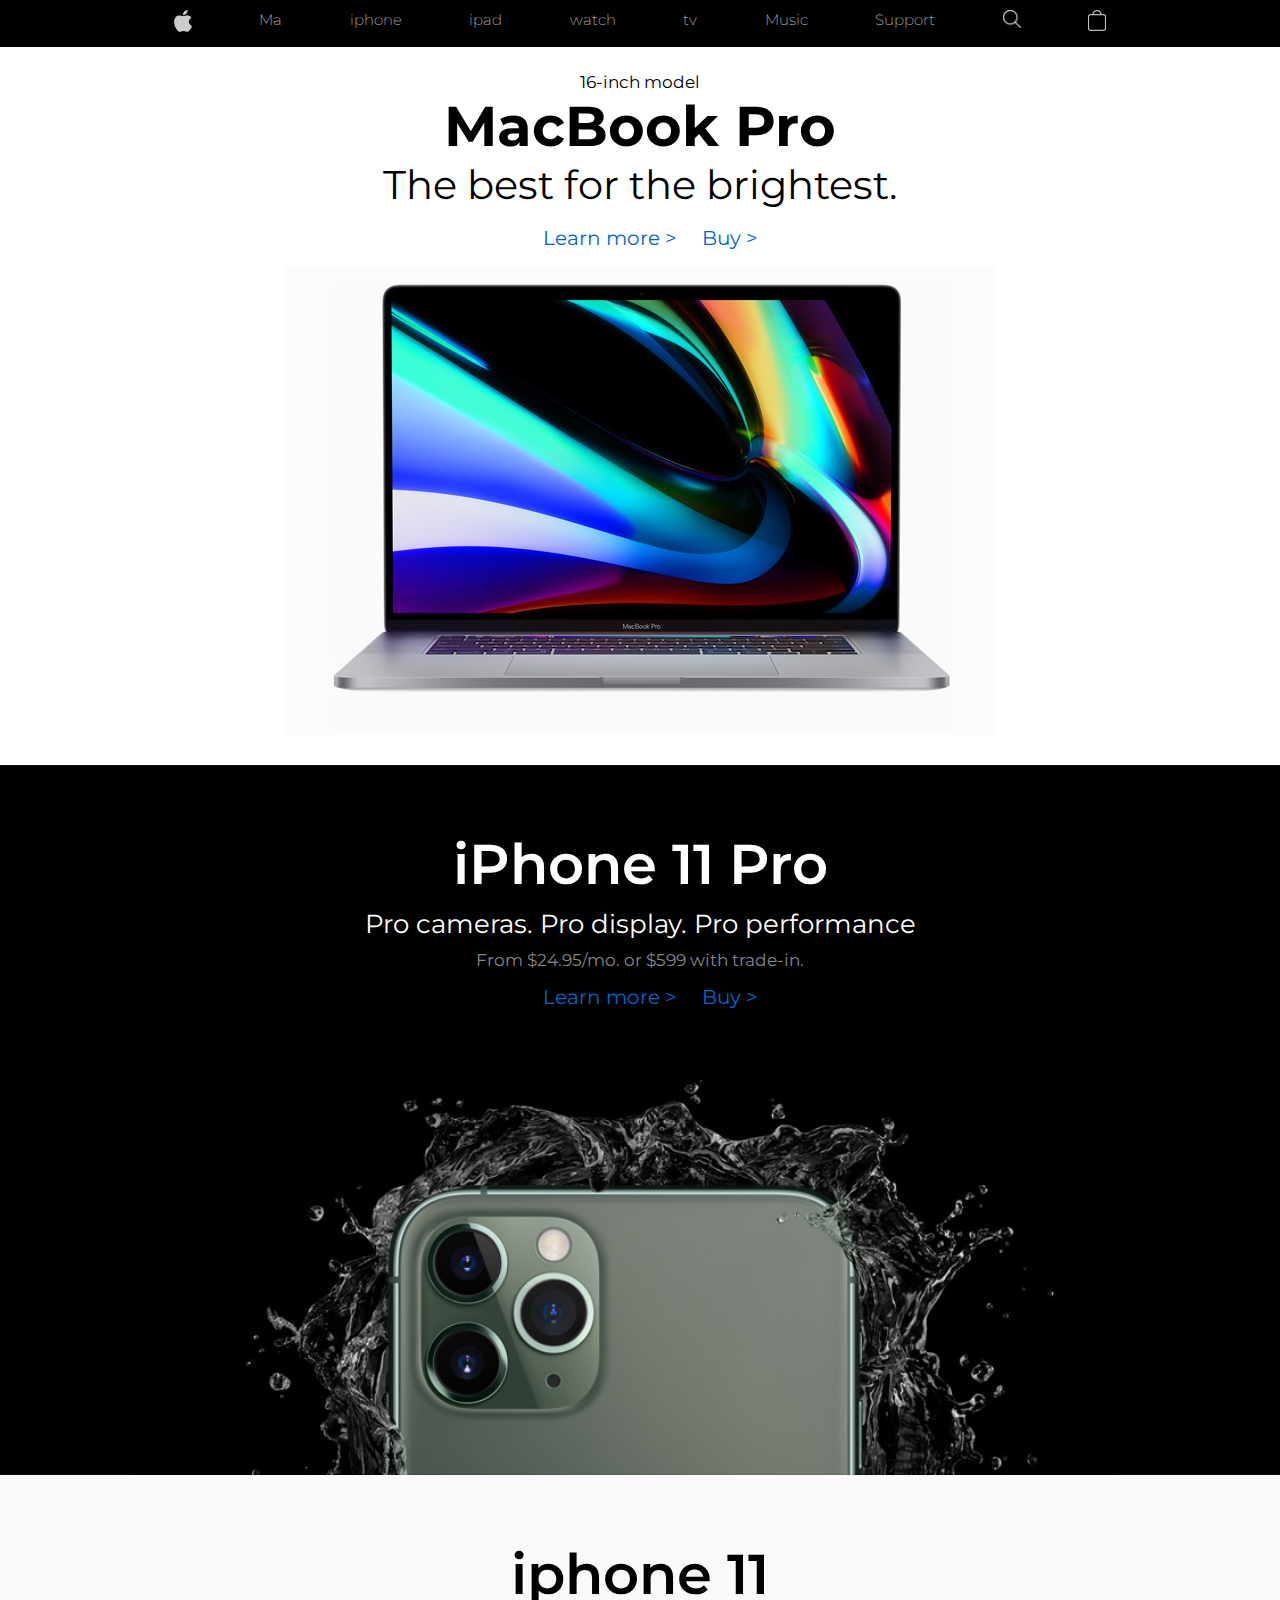
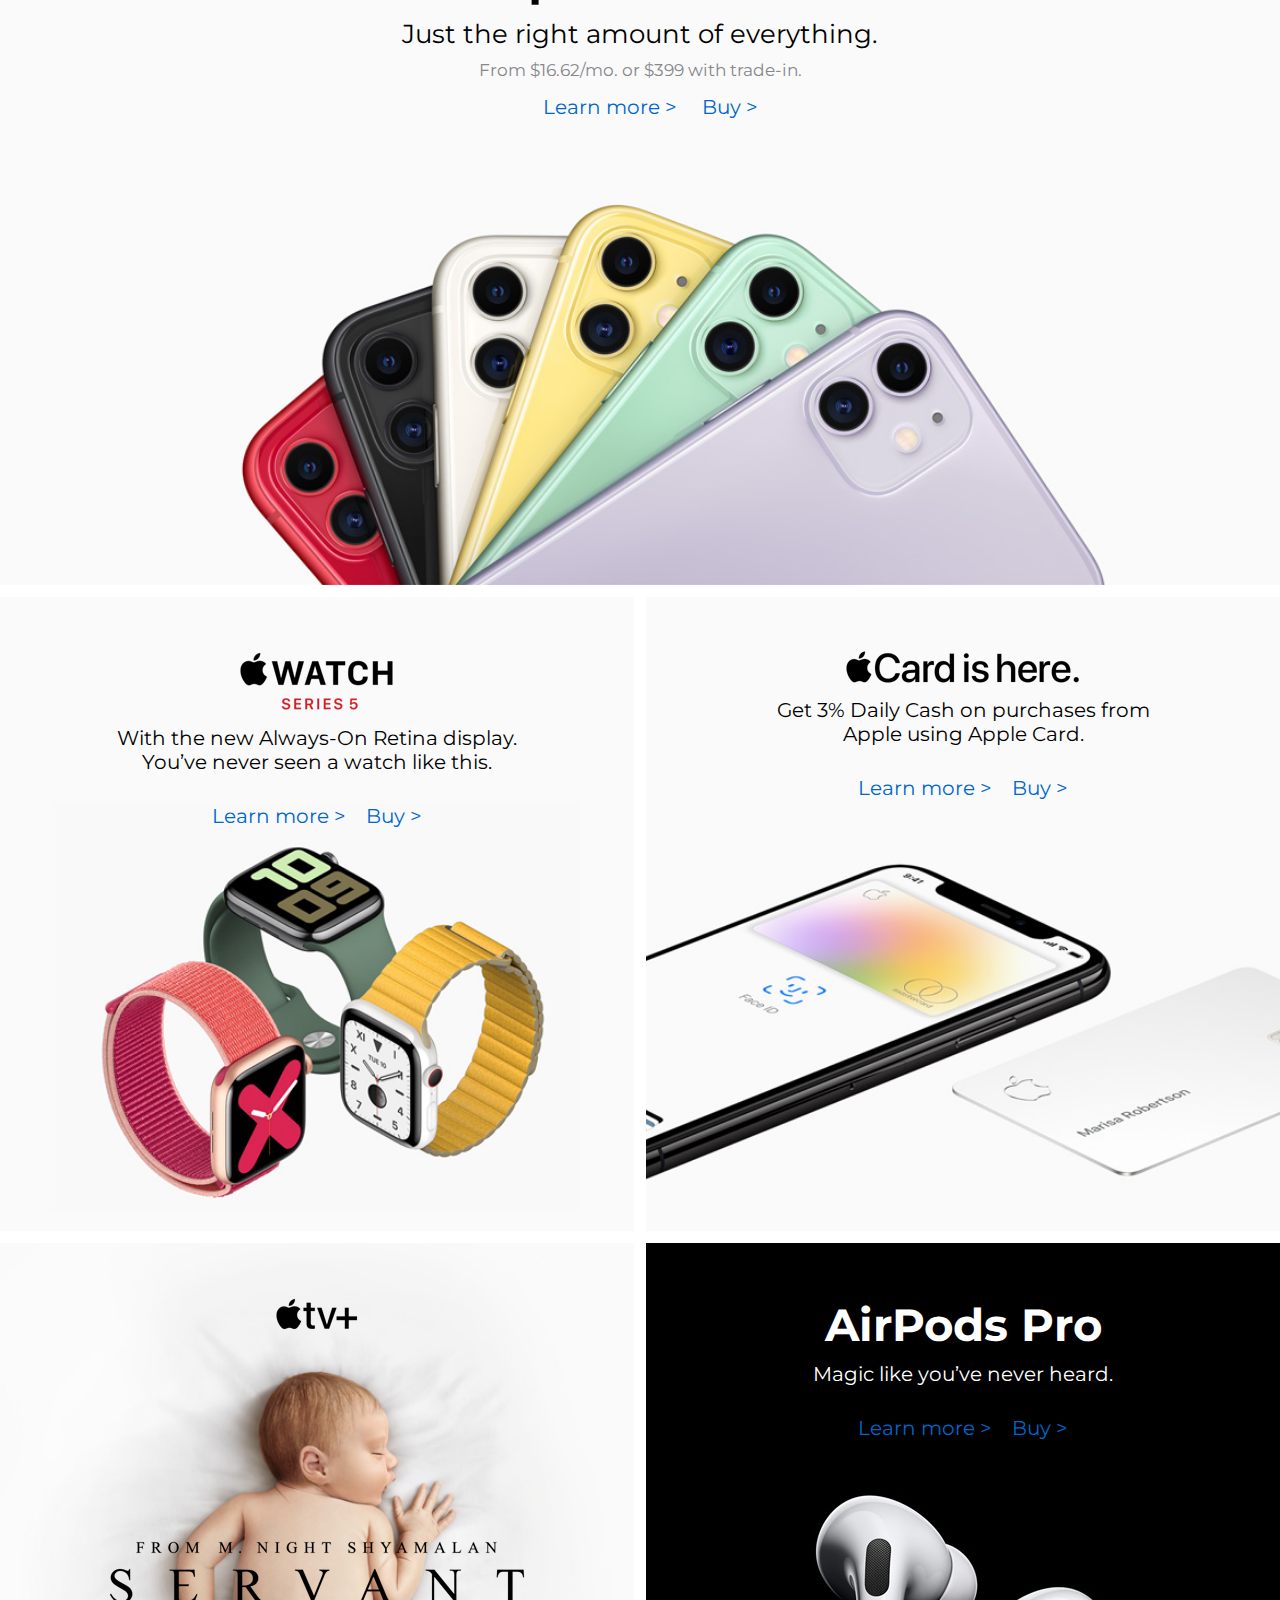
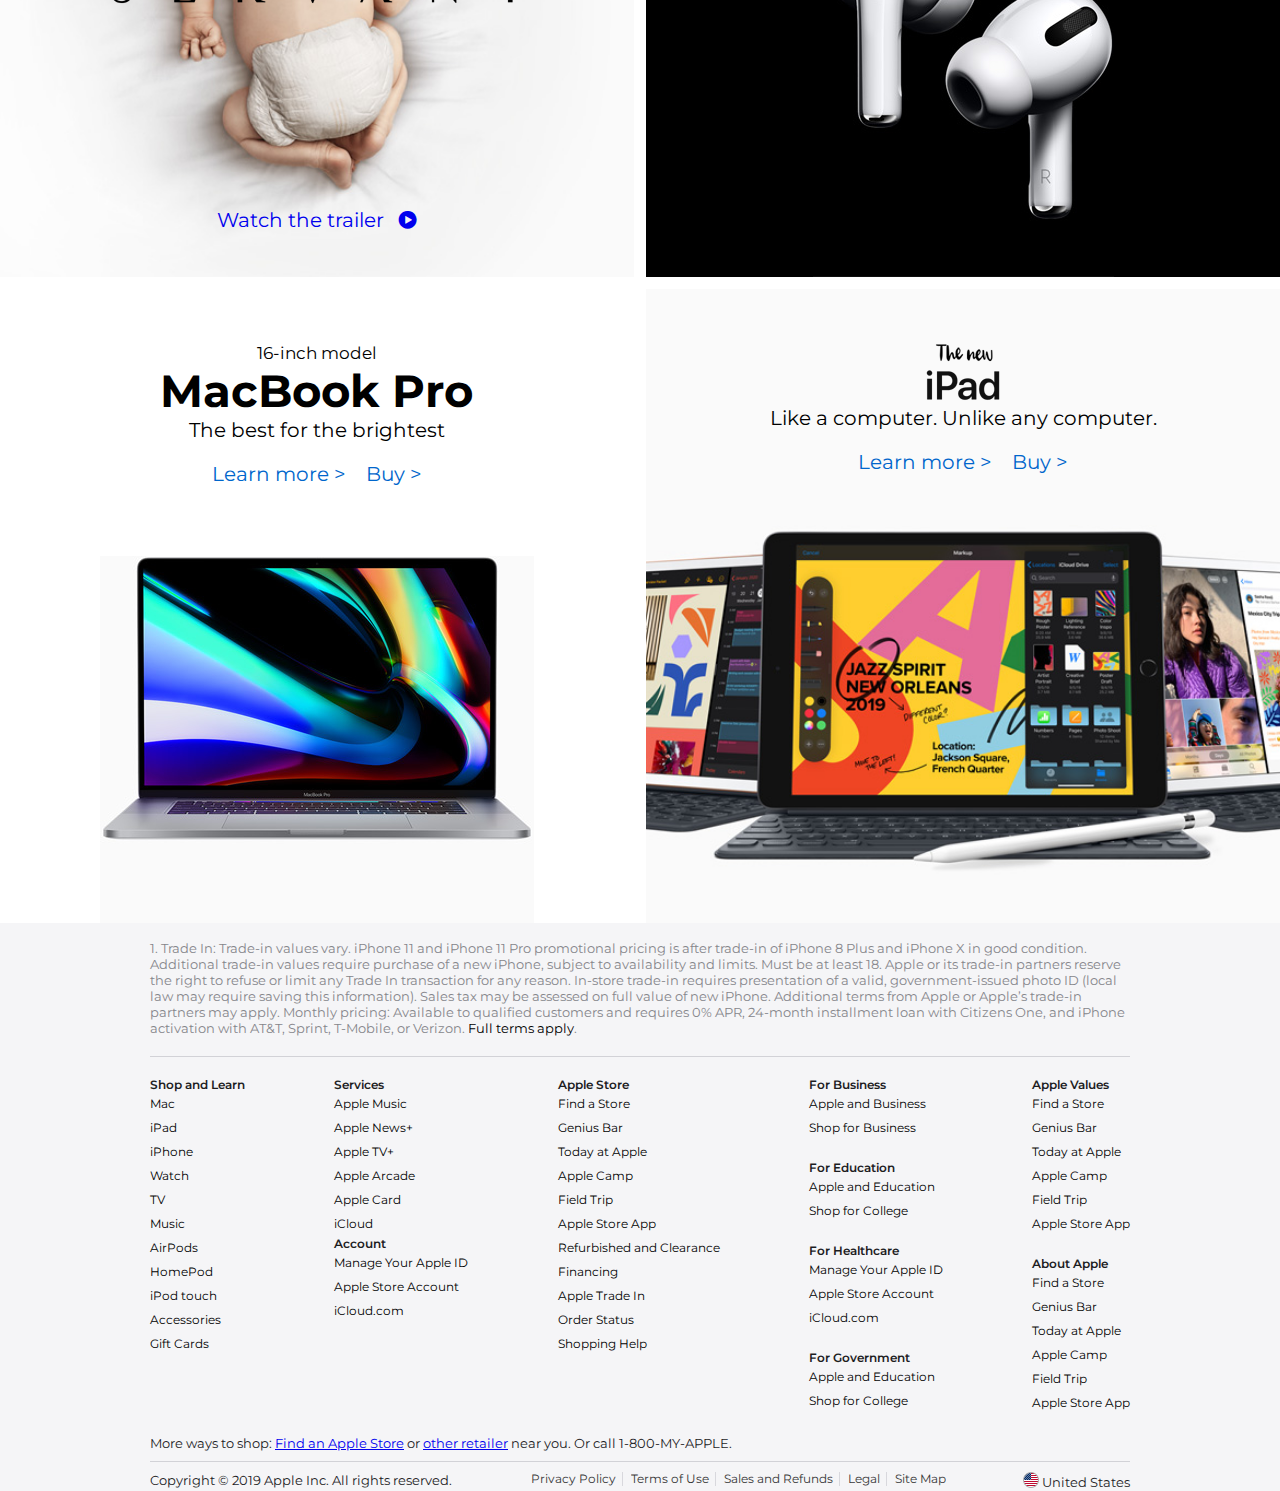
<file: apple home/index.html>
<!DOCTYPE html>
<html lang="en">

<head>
    <meta charset="UTF-8">
    <meta name="viewport" content="width=device-width, initial-scale=1.0">
    <title>apple website</title>
    <link rel="stylesheet" href="styles.css">
    <link rel="stylesheet" href="https://maxcdn.bootstrapcdn.com/font-awesome/4.6.2/css/font-awesome.min.css">
    <link
        href="https://fonts.googleapis.com/css?family=Montserrat:200,200i,300,300i,400,600,600i,700,700i,800,800i,900,900i&amp;display=swap"
        rel="stylesheet">
</head>

<body>
    <div class="outer-wrapper">
        <header class="header-wrapper">
            <div class="internal-wrapper">
                <ul>
                    <li><a href="#"><img src="images/icons/logo.png" alt="" class="logo-icon"></a></li>
                    <li><a href="#">Ma</a></li>
                    <li><a href="#">iphone</a></li>
                    <li><a href="#">ipad</a></li>
                    <li><a href="#">watch</a></li>
                    <li><a href="#">tv</a></li>
                    <li><a href="#">Music</a></li>
                    <li><a href="#">Support</a></li>
                    <li><a href="#"><img src="images/icons/search-icon.png" alt="" class="search-icon"></a></li>
                    <li><a href="#"><img src="images/icons/cart.png" alt="" class="cart-icon"></a></li>
                </ul>
            </div>
        </header>
        <div class="sections">
            <section class="section-1">
                <div class="text-1">16-inch model</div>
                <div class="text-2">MacBook Pro</div>
                <div class="text-3">The best for the brightest.</div>
                <div>
                    <ul>
                        <li><a href="">Learn more &gt;</a></li>
                        <li><a href="">Buy &gt;</a></li>
                    </ul>
                </div>
                <div>
                    <img src="images/home/mac-laptop.jpg" alt="">
                </div>
            </section>
            <section class="section-2">
                <div class="text-1">iPhone 11 Pro</div>
                <div class="text-2">Pro cameras. Pro display. Pro performance</div>
                <div class="text-3">From $24.95/mo. or $599 with trade‑in.</div>
                <div>
                    <ul>
                        <li><a href="">Learn more &gt;</a></li>
                        <li><a href="">Buy &gt;</a></li>
                    </ul>
                </div>

            </section>
            <section class="section-3">
                <div class="text-1"> iphone 11</div>
                <div class="text-2">Just the right amount of everything.</div>
                <div class="text-3">
                    From $16.62/mo. or $399 with trade‑in.
                </div>
                <div>
                    <ul>
                        <li><a href="">Learn more &gt;</a></li>
                        <li><a href="">Buy &gt;</a></li>
                    </ul>
                </div>
            </section>
            <section class="section-4">
                <div class="item-1">
                    <div>
                        <img src="images/icons/watch-series5-logo.png" alt="">

                    </div>
                    <div class="description-wrapper">
                        With the new Always-On Retina display.
                        <br>
                        You’ve never seen a watch like this.
                    </div>
                    <div>
                        <ul>
                            <li><a href="">Learn more &gt;</a></li>
                            <li><a href="">Buy &gt;</a></li>
                        </ul>
                    </div>
                </div>
                <div class="item-2">
                    <div>
                        <img src="images/icons/apple-card-logo.png" alt="">
                    </div>
                    <div class="description-wrapper">
                        Get 3% Daily Cash on purchases from Apple using Apple Card.
                    </div>
                    <div>
                        <ul>
                            <li><a href="">Learn more &gt;</a></li>
                            <li><a href="">Buy &gt;</a></li>
                        </ul>
                    </div>
                </div>
                <div class="item-3">
                    <div>
                        <img src="images/icons/apple-tv-logo.png" alt="">
                    </div>
                    <div class="image2">
                        <img src="images/icons/servant-logo.png" alt="">
                    </div>
                    <div class="watch">
                        <a href="#">Watch the trailer</a>
                    </div>
                </div>
                <div class="item-4">
                    <div class="text-1">AirPods Pro</div>
                    <div class="description-wrapper">Magic like you’ve never heard.</div>
                    <div>
                        <ul>
                            <li><a href="">Learn more &gt;</a></li>
                            <li><a href="">Buy &gt;</a></li>
                        </ul>
                    </div>
                </div>
                <div class="item-5">
                    <div class="text-1">16-inch model</div>
                    <div class="text-2">MacBook Pro</div>
                    <div class="text-3">The best for the brightest</div>
                    <div>
                        <ul>
                            <li><a href="">Learn more &gt;</a></li>
                            <li><a href="">Buy &gt;</a></li>
                        </ul>
                    </div>
                </div>
                <div class="item-6">
                    <div>
                        <img src="images/icons/new-ipad-logo.png" alt="">

                    </div>
                    <div>
                        Like a computer. Unlike any computer.
                    </div>
                    <div>
                        <ul>
                            <li><a href="">Learn more &gt;</a></li>
                            <li><a href="">Buy &gt;</a></li>
                        </ul>
                    </div>

                </div>
        </div>
        </section>
    </div>
    <footer class="footer-wrapper">
        <div class="upper-text-wrapper">
            1. Trade In: Trade‑in values vary. iPhone 11 and iPhone 11 Pro promotional pricing is after trade‑in
            of iPhone 8 Plus
            and iPhone X in good condition. Additional trade‑in values require purchase of a new iPhone, subject
            to availability and
            limits. Must be at least 18. Apple or its trade-in partners reserve the right to refuse or limit any
            Trade In
            transaction for any reason. In‑store trade‑in requires presentation of a valid, government-issued
            photo ID (local law
            may require saving this information). Sales tax may be assessed on full value of new iPhone.
            Additional terms from Apple
            or Apple’s trade-in partners may apply. Monthly pricing: Available to qualified customers and
            requires 0% APR, 24‑month
            installment loan with Citizens One, and iPhone activation with AT&T, Sprint, T‑Mobile, or Verizon. <a
                href="">Full terms apply</a>.
        </div>
        <div class="footer-links-wrapper">
            <div class="links-wrpper-1">
                <h3>Shop and Learn</h3>
                <ul>
                    <li><a href="">Mac</a></li>
                    <li><a href="">iPad</a></li>
                    <li><a href="">iPhone</a></li>
                    <li><a href="">Watch</a></li>
                    <li><a href="">TV</a></li>
                    <li><a href="">Music</a></li>
                    <li><a href="">AirPods</a></li>
                    <li><a href="">HomePod</a></li>
                    <li><a href="">iPod touch</a></li>
                    <li><a href="">Accessories</a></li>
                    <li><a href="">Gift Cards</a></li>
            </div>
            <div class="links-wrpper-2">
                <h3>Services</h3>
                <ul>
                    <li><a href="">Apple Music</a></li>
                    <li><a href="">Apple News+</a></li>
                    <li><a href="">Apple TV+</a></li>
                    <li><a href="">Apple Arcade</a></li>
                    <li><a href="">Apple Card</a></li>
                    <li><a href="">iCloud</a></li>
                    <h3>Account</h3>
                    <li><a href="">Manage Your Apple ID</a></li>
                    <li><a href="">Apple Store Account</a></li>
                    <li><a href="">iCloud.com</a></li>
            </div>
            <div class="links-wrpper-3">
                <h3>Apple Store</h3>
                <ul>
                    <li><a href="">Find a Store</a></li>
                    <li><a href="">Genius Bar</a></li>
                    <li><a href="">Today at Apple</a></li>
                    <li><a href="">Apple Camp</a></li>
                    <li><a href="">Field Trip</a></li>
                    <li><a href="">Apple Store App</a></li>
                    <li><a href="">Refurbished and Clearance</a></li>
                    <li><a href="">Financing</a></li>
                    <li><a href="">Apple Trade In</a></li>
                    <li><a href="">Order Status</a></li>
                    <li><a href="">Shopping Help</a></li>
            </div>
            <div class="links-wrapper-4">
                <h3>For Business</h3>
                <ul>
                    <li><a href="#">Apple and Business</a></li>
                    <li><a href="#">Shop for Business</a></li>
                </ul>
                <h3>For Education</h3>
                <ul>
                    <li><a href="#">Apple and Education</a></li>
                    <li><a href="#">Shop for College</a></li>
                </ul>
                <h3>For Healthcare</h3>
                <ul>
                    <li><a href="#">Manage Your Apple ID</a></li>
                    <li><a href="#">Apple Store Account</a></li>
                    <li><a href="#">iCloud.com</a></li>
                </ul>
                <h3>For Government</h3>
                <ul>
                    <li><a href="#">Apple and Education</a></li>
                    <li><a href="#">Shop for College</a></li>
                </ul>
            </div>
            <div class="links-wrapper-5">
                <h3>Apple Values</h3>
                <ul>
                    <li><a href="#">Find a Store</a></li>
                    <li><a href="#">Genius Bar</a></li>
                    <li><a href="#">Today at Apple</a></li>
                    <li><a href="#">Apple Camp</a></li>
                    <li><a href="#">Field Trip</a></li>
                    <li><a href="#">Apple Store App</a></li>
                </ul>
                <h3>About Apple</h3>
                <ul>
                    <li><a href="#">Find a Store</a></li>
                    <li><a href="#">Genius Bar</a></li>
                    <li><a href="#">Today at Apple</a></li>
                    <li><a href="#">Apple Camp</a></li>
                    <li><a href="#">Field Trip</a></li>
                    <li><a href="#">Apple Store App</a></li>
                </ul>
            </div>
        </div>
        <div class="lower-text-wrapper">
            More ways to shop: <a href="#">Find an Apple Store</a> or <a href="#">other retailer</a> near you. Or
            call 1-800-MY-APPLE.
        </div>
        <div class="term-policy">
            <div>
                Copyright © 2019 Apple Inc. All rights reserved.
            </div>
            <div>
                <ul>
                    <li><a href="">Privacy Policy</a></li>
                    <li><a href="">Terms of Use</a></li>
                    <li><a href="">Sales and Refunds</a></li>
                    <li><a href="">Legal</a></li>
                    <li><a href="">Site Map</a>
                    </li>
                </ul>
            </div>
            <div class="country">
                <div><img src="images/icons/16.png" alt=""></div>
                <div>United States</div>
            </div>
        </div>
    </footer>
    </div>
</body>

</html>
</file>
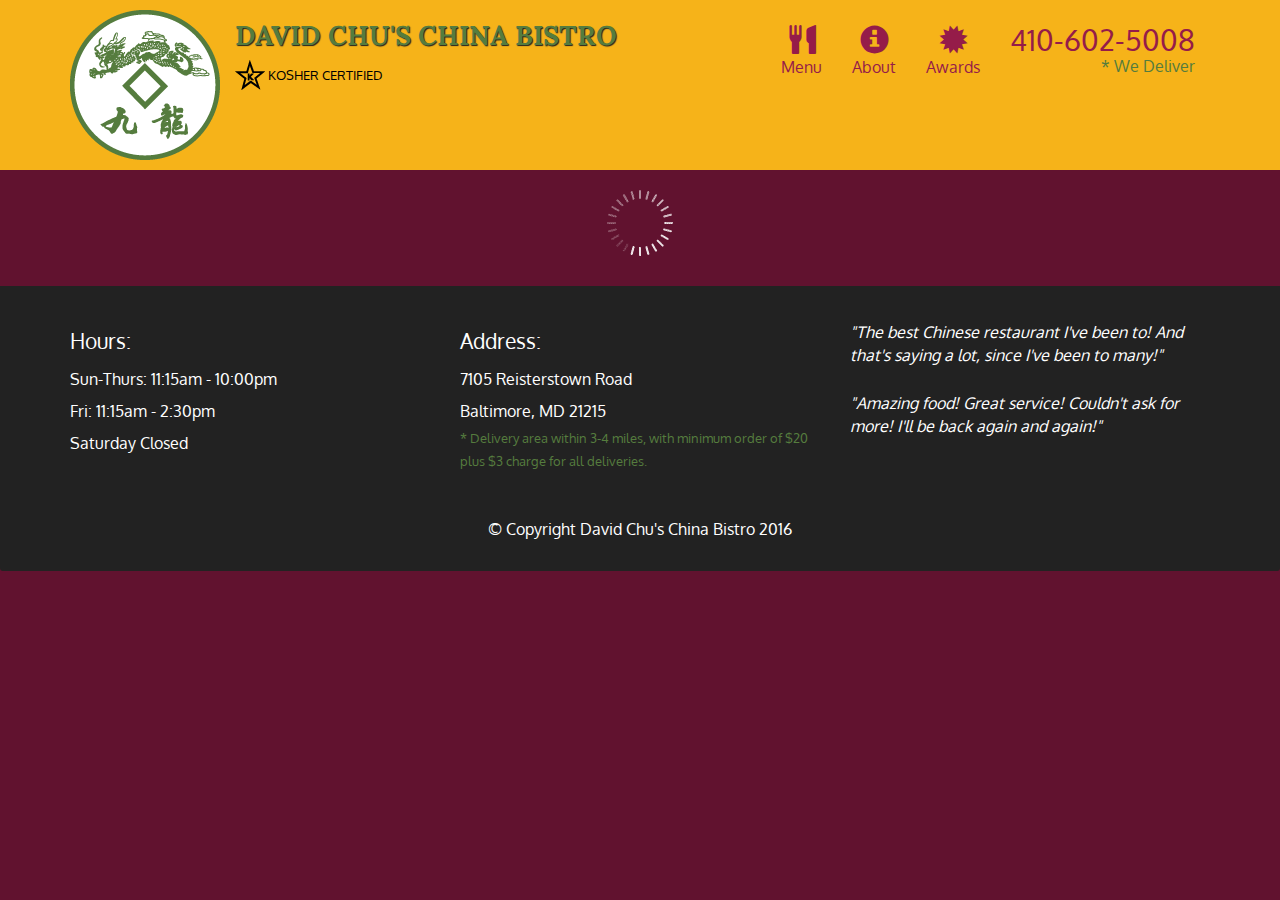
<file: David restorant/index.html>
<!doctype html>
<html lang="en">
  <head>
    <meta charset="utf-8">
    <meta http-equiv="X-UA-Compatible" content="IE=edge">
    <meta name="viewport" content="width=device-width, initial-scale=1">
    <title>David Chu's China Bistro</title>
    <link rel="stylesheet" href="css/bootstrap.min.css">
    <link rel="stylesheet" href="css/styles.css">
    <link href='https://fonts.googleapis.com/css?family=Oxygen:400,300,700' rel='stylesheet' type='text/css'>
    <link href='https://fonts.googleapis.com/css?family=Lora' rel='stylesheet' type='text/css'>
  </head>
<body>
  <header>
    <nav id="header-nav" class="navbar navbar-default">
      <div class="container">
        <div class="navbar-header">
          <a href="index.html" class="pull-left visible-md visible-lg">
            <div id="logo-img" alt="Logo image"></div>
          </a>

          <div class="navbar-brand">
            <a href="index.html"><h1>David Chu's China Bistro</h1></a>
            <p>
              <img src="images/star-k-logo.png" alt="Kosher certification">
              <span>Kosher Certified</span>
            </p>
          </div>

          <button id="navbarToggle" type="button" class="navbar-toggle collapsed" data-toggle="collapse" data-target="#collapsable-nav" aria-expanded="false">
            <span class="sr-only">Toggle navigation</span>
            <span class="icon-bar"></span>
            <span class="icon-bar"></span>
            <span class="icon-bar"></span>
          </button>
        </div>
        
        <div id="collapsable-nav" class="collapse navbar-collapse">
           <ul id="nav-list" class="nav navbar-nav navbar-right">
            <li id="navHomeButton" class="visible-xs active">
              <a href="index.html">
                <span class="glyphicon glyphicon-home"></span> Home</a>
            </li>
            <li id="navMenuButton">
              <a href="#" onclick="$dc.loadMenuCategories();">
                <span class="glyphicon glyphicon-cutlery"></span><br class="hidden-xs"> Menu</a>
            </li>
            <li>
              <a href="#">
                <span class="glyphicon glyphicon-info-sign"></span><br class="hidden-xs"> About</a>
            </li>
            <li>
              <a href="#">
                <span class="glyphicon glyphicon-certificate"></span><br class="hidden-xs"> Awards</a>
            </li>
            <li id="phone" class="hidden-xs">
              <a href="tel:410-602-5008">
                <span>410-602-5008</span></a><div>* We Deliver</div>
            </li>
          </ul><!-- #nav-list -->
        </div><!-- .collapse .navbar-collapse -->
      </div><!-- .container -->
    </nav><!-- #header-nav -->
  </header>

  <div id="call-btn" class="visible-xs">
    <a class="btn" href="tel:410-602-5008">
    <span class="glyphicon glyphicon-earphone"></span>
    410-602-5008
    </a>
  </div>
  <div id="xs-deliver" class="text-center visible-xs">* We Deliver</div>

  <div id="main-content" class="container"></div>

  <footer class="panel-footer">
    <div class="container">
      <div class="row">
        <section id="hours" class="col-sm-4">
          <span>Hours:</span><br>
          Sun-Thurs: 11:15am - 10:00pm<br>
          Fri: 11:15am - 2:30pm<br>
          Saturday Closed
          <hr class="visible-xs">
        </section>
        <section id="address" class="col-sm-4">
          <span>Address:</span><br>
          7105 Reisterstown Road<br>
          Baltimore, MD 21215
          <p>* Delivery area within 3-4 miles, with minimum order of $20 plus $3 charge for all deliveries.</p>
          <hr class="visible-xs">
        </section>
        <section id="testimonials" class="col-sm-4">
          <p>"The best Chinese restaurant I've been to! And that's saying a lot, since I've been to many!"</p>
          <p>"Amazing food! Great service! Couldn't ask for more! I'll be back again and again!"</p>
        </section>
      </div>
      <div class="text-center">&copy; Copyright David Chu's China Bistro 2016</div>
    </div>
  </footer>

  <!-- jQuery (Bootstrap JS plugins depend on it) -->
  <script src="js/jquery-2.1.4.min.js"></script>
  <script src="js/bootstrap.min.js"></script>
  <script src="js/ajax-utils.js"></script>
  <script src="js/script.js"></script>
</body>
</html>
</file>
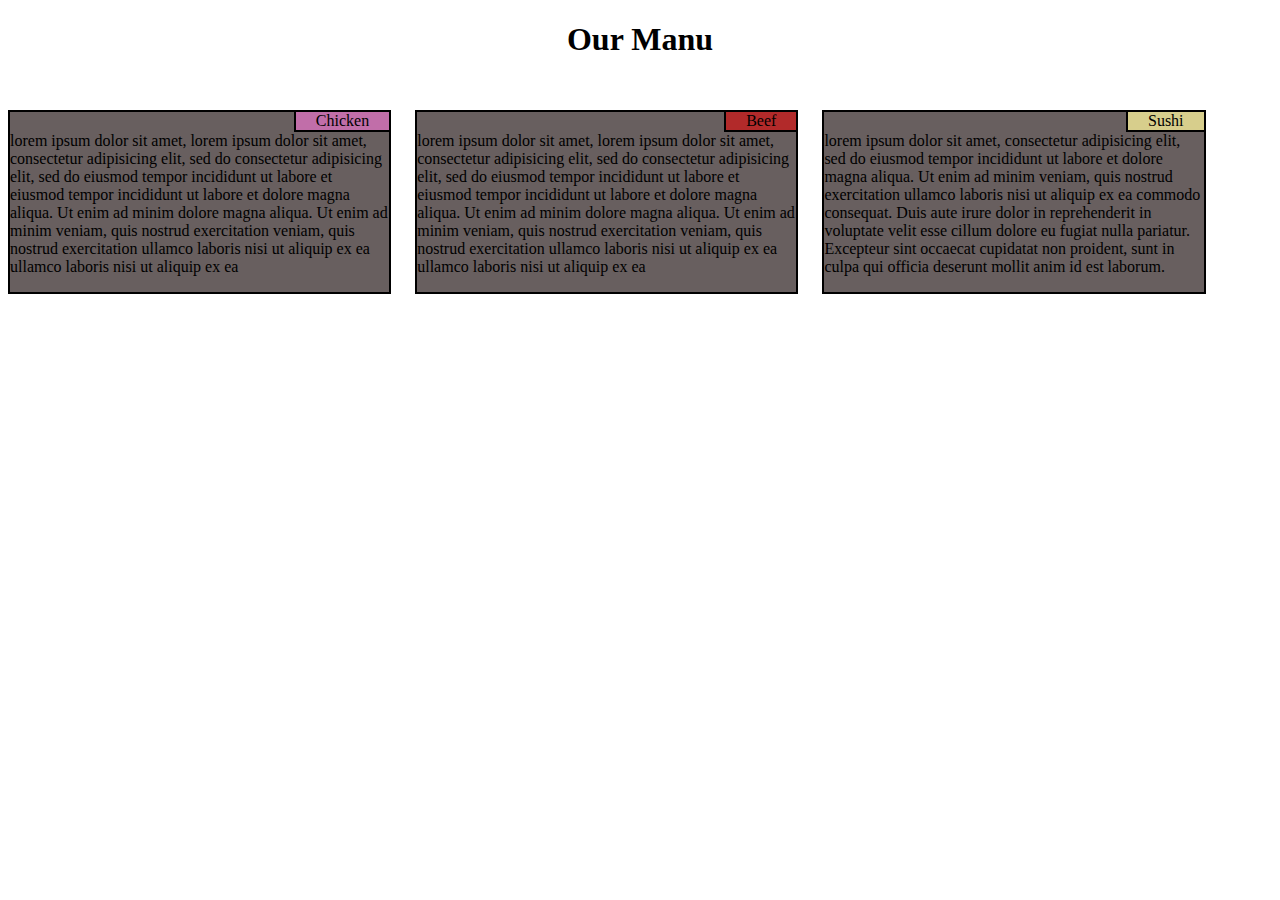
<file: mod2sol/index.html>
<!DOCTYPE html>
<html lang="en">
<head>
    <meta charset="UTF-8">
    <meta name="viewport" containt="width=device-width,intial-scale=1">
    <title>index</title>
    <link rel="stylesheet" type="text/css" href="styles.css">
    
</head>
<body>
    <h1>Our Manu</h1>
  <div class="div1">
    <span class="sp1">
      Chicken
    </span>
    <p class="p1">
lorem ipsum dolor sit amet,
lorem ipsum dolor sit amet,
consectetur adipisicing elit, sed do
consectetur adipisicing elit, sed do
eiusmod tempor incididunt ut labore et
eiusmod tempor incididunt ut labore et
dolore magna aliqua. Ut enim ad minim
dolore magna aliqua. Ut enim ad minim
veniam, quis nostrud exercitation
veniam, quis nostrud exercitation
ullamco laboris nisi ut aliquip ex ea
ullamco laboris nisi ut aliquip ex ea</p>
  </div>
  <div class="div2">
    <span class="sp2">Beef</span>
    <p class="p2">
lorem ipsum dolor sit amet,
lorem ipsum dolor sit amet,
consectetur adipisicing elit, sed do
consectetur adipisicing elit, sed do
eiusmod tempor incididunt ut labore et
eiusmod tempor incididunt ut labore et
dolore magna aliqua. Ut enim ad minim
dolore magna aliqua. Ut enim ad minim
veniam, quis nostrud exercitation
veniam, quis nostrud exercitation
ullamco laboris nisi ut aliquip ex ea
ullamco laboris nisi ut aliquip ex ea</p>
  </div>
  <div class="div3">
    <span class="sp3">Sushi</span>
    <p class="p3">
lorem ipsum dolor sit amet, consectetur adipisicing elit, sed do eiusmod tempor
incididunt ut labore et dolore magna aliqua. Ut enim ad minim veniam, quis nostrud
exercitation ullamco laboris nisi ut aliquip ex ea commodo consequat. Duis aute irure
dolor in reprehenderit in voluptate velit esse cillum dolore eu fugiat nulla pariatur.
Excepteur sint occaecat cupidatat non proident, sunt in culpa qui officia deserunt mollit
anim id est laborum.
</p>
  </div>
</body>
</html>
</file>
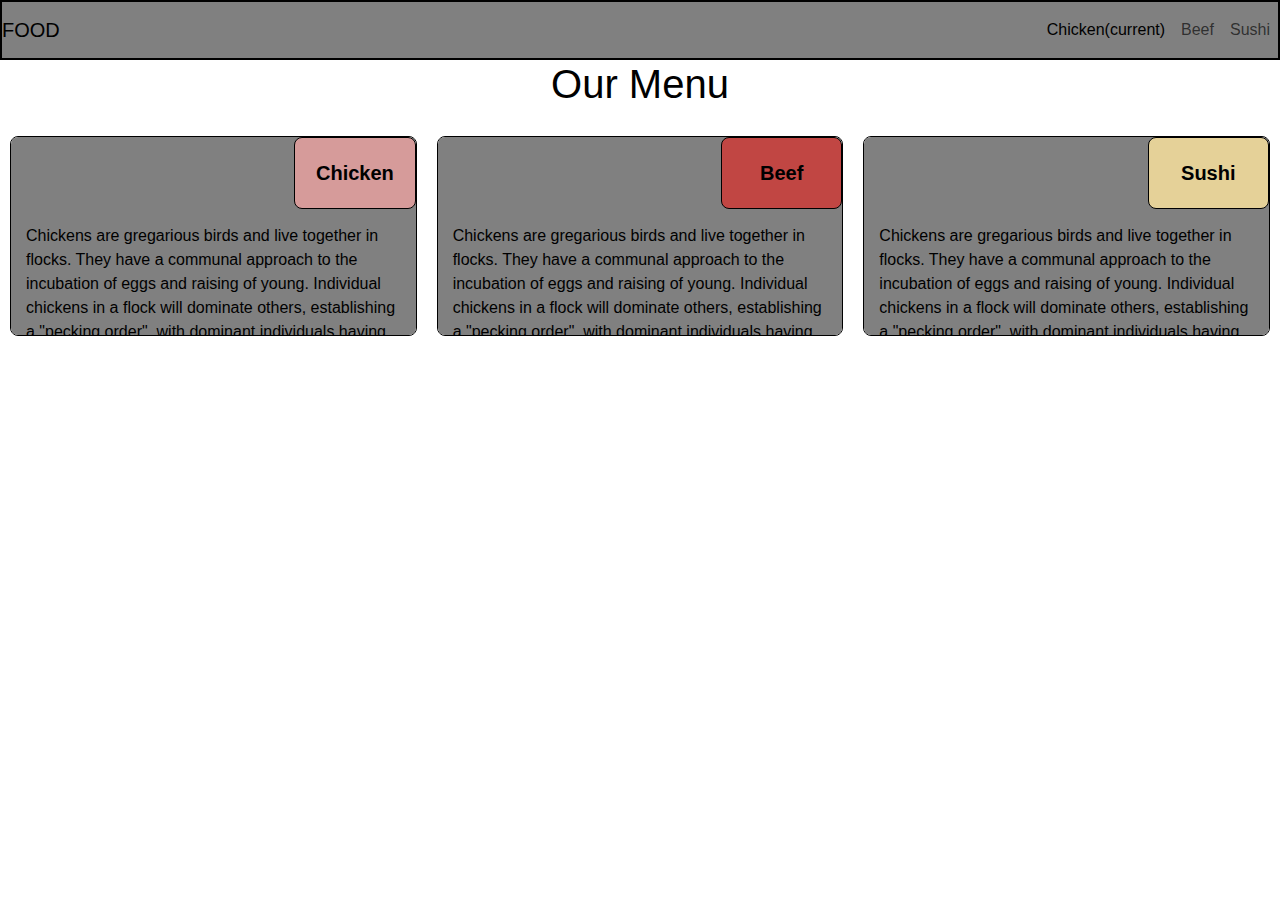
<file: mod3sol/index.html>
<!DOCTYPE html>

<html>

<head>
    <meta charset="utf-8">
    <meta http-equiv="X-UA-Compatible" content="IE=edge">
    <title>Make a web page</title>
    <meta name="description" content="">
    <meta name="viewport" content="width=device-width, initial-scale=1">
    <link rel="stylesheet" href="css/bootstrap.min.css">
    <link rel="stylesheet" href="css/style.css">
</head>

<body>
    <header>
        <nav class="navbar navbar-expand-lg navbar-light" style="background-color: gray; border: 2px solid black;">
            <a class="navbar-brand" href="#">FOOD</a>
            <button class="navbar-toggler" style="border: black 2px solid;" type="button" data-toggle="collapse" data-target="#navbarNavAltMarkup"
                aria-controls="navbarNavAltMarkup" aria-expanded="false" aria-label="Toggle navigation">
                <span class="navbar-toggler-icon"></span>
            </button>

            <div class="collapse navbar-collapse justify-content-end" id="navbarNavAltMarkup">
                <div class="nav navbar-nav" id="nav-text">
                    <a class="nav-item nav-link active" href="#">Chicken<span class="sr-only">(current)</span></a>
                    <a class="nav-item nav-link" href="#"> <span class="hidden-md-up">Beef</span></a>
                    <a class="nav-item nav-link" href="#">Sushi</a>
                </div>
            </div>
        </nav>
    </header>

    <h1 class="heading-title text-center">Our Menu</h1>

    <div class="box">
        <div class="container item1">
            <section>
                <div id="chicken">
                    <p>Chicken</p>
                </div>
                <p>Chickens are gregarious birds and live together in flocks. They have a communal approach to the
                    incubation of eggs and raising of young. Individual chickens in a flock will dominate others,
                    establishing a "pecking order", with dominant individuals having priority for food access and
                    nesting locations. Removing hens or roosters from a flock causes a temporary disruption to this
                    social order until a new pecking order is established. Adding hens, especially younger birds, to an
                    existing flock can lead to fighting and injury.[19] When a rooster finds food, he may call other
                    chickens to eat first. He does this by clucking in a high pitch as well as picking up and dropping
                    the food. This behavior may also be observed in mother hens to call their chicks and encourage them
                    to eat.</p>
            </section>
        </div>

        <div class="container item2">
            <section>
                <div id="beef">
                    <p>Beef</p>
                </div>
                <p>Chickens are gregarious birds and live together in flocks. They have a communal approach to the
                    incubation of eggs and raising of young. Individual chickens in a flock will dominate others,
                    establishing a "pecking order", with dominant individuals having priority for food access and
                    nesting locations. Removing hens or roosters from a flock causes a temporary disruption to this
                    social order until a new pecking order is established. Adding hens, especially younger birds, to an
                    existing flock can lead to fighting and injury.[19] When a rooster finds food, he may call other
                    chickens to eat first. He does this by clucking in a high pitch as well as picking up and dropping
                    the food. This behavior may also be observed in mother hens to call their chicks and encourage them
                    to eat.</p>
            </section>
        </div>

        <div class="container item3">
            <section>
                <div id="sushi">
                    <p>Sushi</p>
                </div>
                <p>Chickens are gregarious birds and live together in flocks. They have a communal approach to the
                    incubation of eggs and raising of young. Individual chickens in a flock will dominate others,
                    establishing a "pecking order", with dominant individuals having priority for food access and
                    nesting locations. Removing hens or roosters from a flock causes a temporary disruption to this
                    social order until a new pecking order is established. Adding hens, especially younger birds, to an
                    existing flock can lead to fighting and injury.[19] When a rooster finds food, he may call other
                    chickens to eat first. He does this by clucking in a high pitch as well as picking up and dropping
                    the food. This behavior may also be observed in mother hens to call their chicks and encourage them
                    to eat.</p>
            </section>
        </div>

    </div>



    <script src="https://code.jquery.com/jquery-3.3.1.slim.min.js"
        integrity="sha384-q8i/X+965DzO0rT7abK41JStQIAqVgRVzpbzo5smXKp4YfRvH+8abtTE1Pi6jizo" crossorigin="anonymous">
    </script>
    <script src="https://cdnjs.cloudflare.com/ajax/libs/popper.js/1.14.7/umd/popper.min.js"
        integrity="sha384-UO2eT0CpHqdSJQ6hJty5KVphtPhzWj9WO1clHTMGa3JDZwrnQq4sF86dIHNDz0W1" crossorigin="anonymous">
    </script>
    <script src="https://stackpath.bootstrapcdn.com/bootstrap/4.3.1/js/bootstrap.min.js"
        integrity="sha384-JjSmVgyd0p3pXB1rRibZUAYoIIy6OrQ6VrjIEaFf/nJGzIxFDsf4x0xIM+B07jRM" crossorigin="anonymous">
    </script>
</body>

</html>
</file>
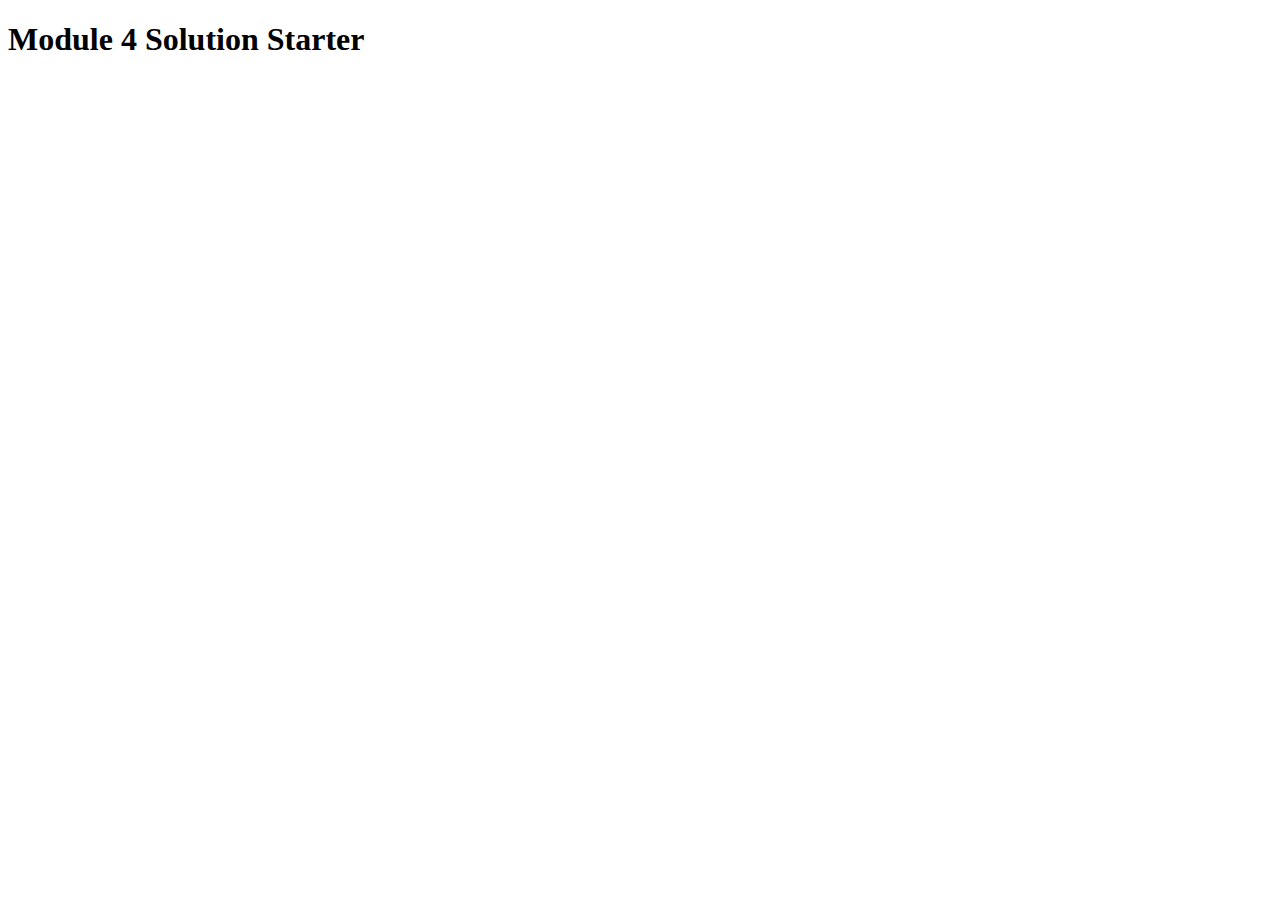
<file: mod4sol/index.html>
<!DOCTYPE html>
<html>
<head>
  <meta charset="utf-8">
  <title>Module 4 Solution Starter</title>
  <script src="SpeakHello.js"></script>
  <script src="SpeakGoodBye.js"></script>
  <script src="script.js"></script>
</head>
<body>
  <h1>Module 4 Solution Starter</h1>
</body>
</html>
</file>
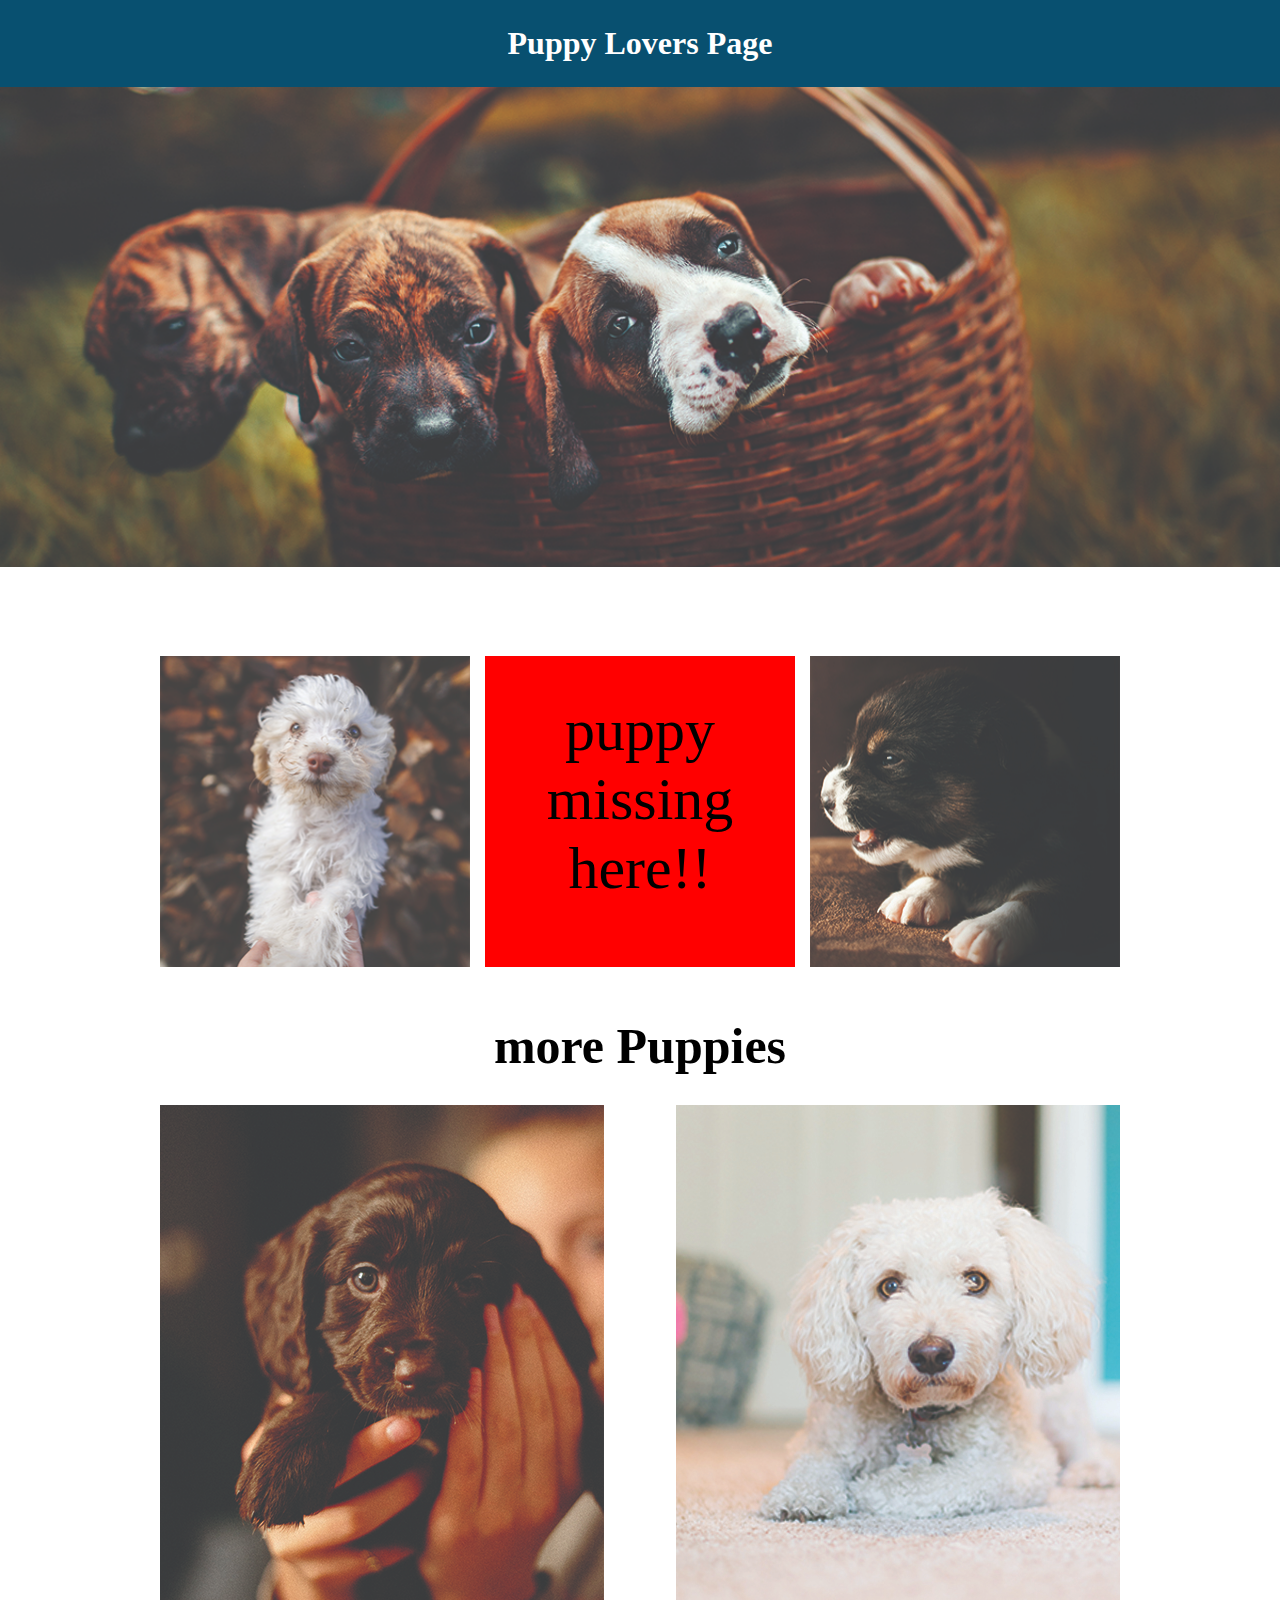
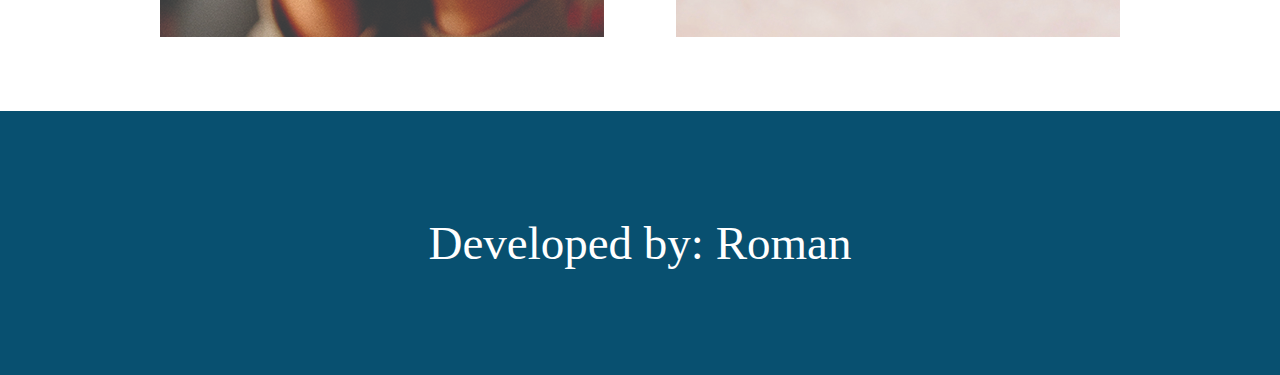
<file: pappey lover page/index.html>
<!DOCTYPE html>
<html lang="en">

<head>
	<meta charset="UTF-8" />
	<meta name="viewport" content="width=device-width, initial-scale=1.0" />
	<title>Puppey Lovers Page</title>
	<link rel="stylesheet" href="styles.css" />
</head>

<body>
	<header class="head">
		<div>
			<h1>Puppy Lovers Page</h1>
		</div>
	</header>
	<main>
		<section class="sec1">
			<img src="images/banner-puppies.jpg" alt="" />

		</section>
		<section class="sec2">
			<img src="images/puppy-1.jpg" alt="" class="puppy1" />

			<p class="p1">puppy missing here!!</p>
			<img src="images/puppy-2.jpg" alt="" class="puppy2" />
		</section>
		<section class="sec3">
			<div>
				<h2 class="h2">more Puppies</h2>
			</div>
			<div class="py">
				<div class="pyd py3mgr">
					<img src="images/puppy-3.jpg" alt="" />
				</div>
				<div class="pyd py3mgl">
					<img src="images/puppy-4.jpg" alt="" />
				</div>
			</div>
		</section>
	</main>
	<footer>
		<div class="footer">
			<p>Developed by: Roman</p>
		</div>
	</footer>
</body>

</html>
</file>
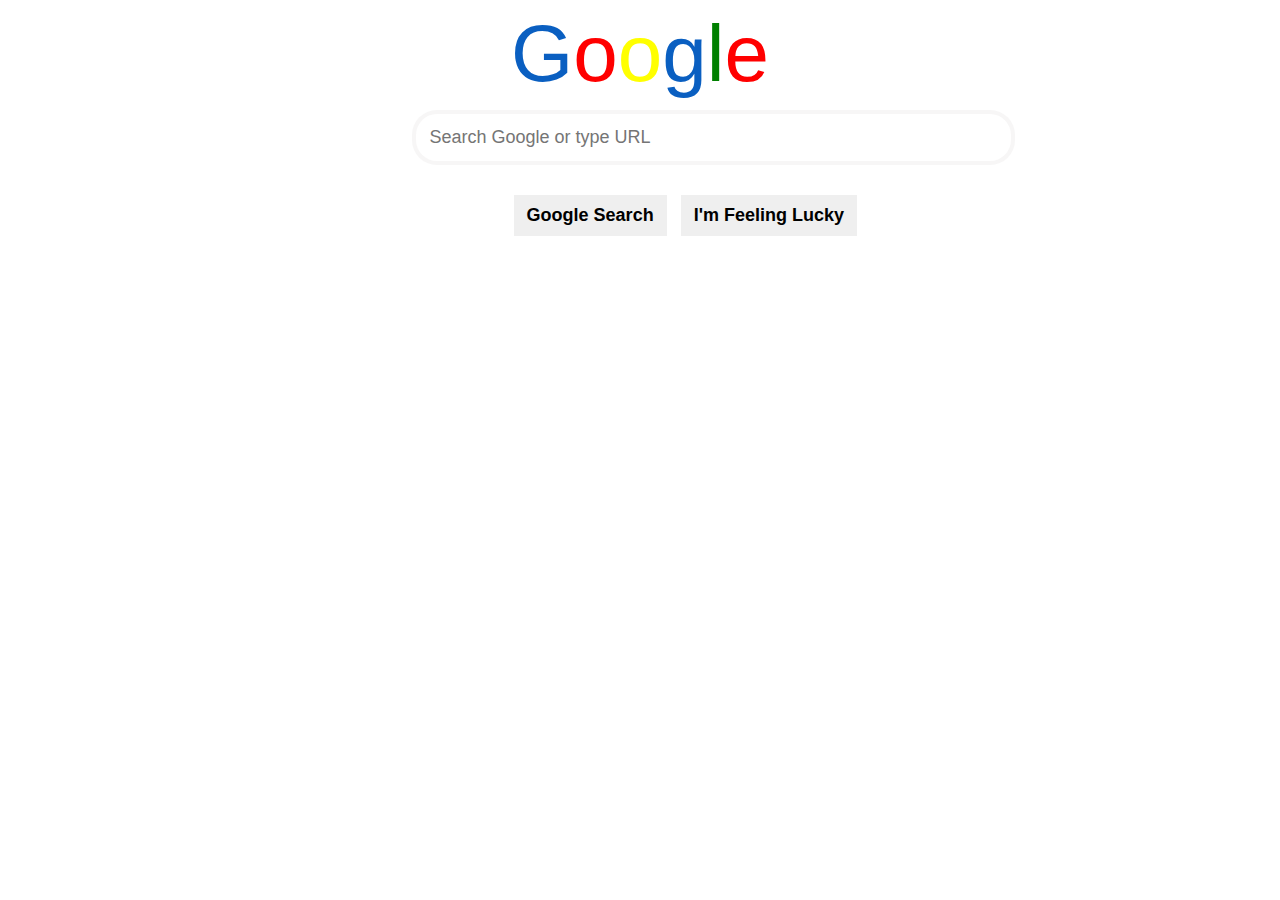
<file: google.htm>
<!DOCTYPE html>
<html>
<head>
    <title>google</title>
    <style>
        p{
            text-align:center ;
            font-size: 80px;
            margin-top: 0px;
            margin-bottom: 10px;
            font-family:arial;
        }
        .i{
            margin-left:32%;
            padding:13px 350px 13px 13px;
            font-size: large;
            border-radius: 25px;
            border:solid rgba(226, 221, 221, 0.266) 4px;
            display:block;
        }
        .b1{
            margin-left: 40%;
            margin-right:10px ;
        }
        button{
            padding:10px 13px 10px 13px;
            cursor: pointer;
            margin-top: 30px;
            font-size: large;
            font-weight: 700;
            border:none;
        }
    </style>
</head>
<body>
  <div>
    <p><span style="color:rgb(10, 95, 193) ;">G</span><span style="color:red ;">o</span><span style="color:yellow ;">o</span><span style="color:rgb(10, 95, 193)  ;">g</span><span style="color: green;">l</span><span style="color:red ;">e</span>
    </p>
    <input class="i" type="text" placeholder="Search Google or type URL">
    <button class="b1">Google Search</button>
    <button>I'm Feeling Lucky</button>
  </div>  
</body>
</html>
</file>
<file: apple home/styles.css>
*{
    margin:0;
    padding:0;
   
}
body{
    font-family: 'Montserrat', sans-serif;
    font-size: 20px;
}
/* hearder style */
.header-wrapper{
   background: black;
   color:white; 
   margin: 0;
   font-weight: 200;
} 
.header-wrapper ul{
    display: flex;
    
    justify-content: space-around;
}
.internal-wrapper{
    width: 1000px;
    margin:0 auto;
    padding: 10px;
    height: 27px;
    font-size: 0.75em;
    

}
.internal-wrapper li{
   opacity: 0.8;
}
.internal-wrapper a{
    color: #fff;
    text-decoration: none;
    
}
.internal-wrapper ul{
    list-style: none; 
}
.internal-wrapper img{
    width:18px;
}
.internal-wrapper li:hover{
    opacity:1;
}
/* body styles */
.sections a {
    color: #0066cc;
    text-decoration: none;
}
.sections a:hover {
    color: black;
}
.section-1{
    padding: 25px;
}
.section-1 div{
    text-align: center;
}
.section-1 .text-1{
    font-size: 17px;
}
.section-1 .text-2{
    font-size: 56px;
    font-weight:700;
}
.section-1 .text-3{
font-size:40px;
}
.section-1 ul li{
   display: inline-block;
   margin-left:20px;
   padding:17px 0;
}

.section-2{
    background-image:url("images/home/iphone11-pro-bg.jpg");
    height: 580px;
    padding:65px 20px;
    background-position: center;
    background-repeat: no-repeat;
    color: #fff;
    background-size: cover;
    text-align: center;
}
.section-2 .text-1,.section-3 .text-1{
    font-weight: 600;
    font-size: 56px;
}
.section-2 .text-2, .section-3 .text-2{
    font-size: 26px;
    padding: 10px 0;
}
.section-2 .text-3, .section-3 .text-3{
    color: #86868b;
    font-size: 0.85em;
}
.section-2 ul li, .section-3 ul li{
    display: inline-block;
    margin-left: 20px;
    padding: 15px 0;
}
.section-3{
    background-image: url("images/home/iphone11-bg.jpg") ;
    background-position:center;
    background-repeat: no-repeat;
    background-size: cover;
    height: 580px;
    text-align: center;
    padding: 65px 20px;
}
.section-4 {

    display: grid;
    grid-template-columns: repeat(2,50%);
    grid-template-rows: repeat(3, 1fr);
}
.section-4 .item-1{
    background-image: url("images/home/watch-series-5.jpg");
    height: 580px;
    background-size:cover;
    background-position: center;
    background-repeat: no-repeat;
    margin-top: 12px;
    margin-right: 1%;
}
.section-4 .item-2 {
    background-image: url("images/home/apple-card.jpg");
    height: 580px;
    background-size: cover;
    background-position: center;
    background-repeat: no-repeat;
    margin-top: 12px;
    margin-left: 1%;
}
.section-4 .item-3 {
    background-image: url("images/home/apple-tv-background.jpg");
    height: 580px;
    background-size: cover;
    background-position: center;
    background-repeat: no-repeat;
    margin-top: 12px;
    margin-right: 1%;
}

.section-4 .item-4 {
    background-image: url("images/home/air-pods.jpg");
    height: 580px;
 
    background-position: bottom;
    background-repeat: no-repeat;
    background-color: black;
    margin-top: 12px;
    margin-left: 1%;
}
.section-4 .item-5 {
    background-image: url("images/home/macbook-pro.jpg");
    height: 580px;
   background-size:initial;
    background-position: bottom;
    background-repeat: no-repeat;
    background-color: b;
    margin-top: 12px;
    margin-right: 1%;
}

.section-4 .item-6 {
    background-image: url("images/home/new-ipad.jpg");
    height: 580px;
    background-size: cover;
    background-position: center;
    background-repeat: no-repeat;
    margin-top: 12px;
    margin-left: 1%;
}
.section-4 > *{
    display: flex;
    flex-direction: column;
    align-items:center;
    text-align: center;
    padding: 54px 0 0;
}
.section-4 .description-wrapper{
    max-width: 430px;
    margin: 0 auto;
    padding: 10px;
}


.section-4 ul{
    display: flex;
    list-style: none;
    gap: 20px;
    margin-top: 20px;

}

.section-4 .item-3 .image2 img{
    max-width: 100%;
    
}
.section-4 .item-3 .image2{
   margin-top: auto;
   margin-bottom: auto;
}
.section-4 .item-3 .watch{
    margin-bottom: 45px;
}
.section-4 .item-3 .watch a{
color: -webkit-link;
}
.section-4 .item-3 .watch a:active{
    color:red;
}
.section-4 .item-3 .watch a:after{
    font-family: "FontAwesome";
    font-weight: 900;
    content: "\f144";
    padding-left: 15px;
}
.section-4 .item-4{
    color:white;
}
.section-4 .item-4 .text-1,.section-4 .item-5 .text-2{
    font-size: 45px;
    font-weight: bold;
}
.section-4 .item-5 .text-1{
    font-size: 17px;
}







/* footer styles */
.footer-wrapper{
    background-color: #f5f5f7;
    color: #1d1d1f;
    font-size: .65em;
}
.footer-wrapper > *{
    width: 980px;
    margin:0 auto;
}
.footer-links-wrapper{
    display: flex;
    flex: 0;
    justify-content: space-between;
}
.footer-links-wrapper ul{
    list-style: none;
}
.footer-links-wrapper a,.upper-text-wrapper a,.term-policy a{
    text-decoration: none;
    color: black;
}
.footer-wrapper a:hover{
    text-decoration: underline;
}
.upper-text-wrapper{
    border-bottom:1px solid #d2d2d7;
    color: #86868b;
    padding: 17px 0 20px;

}
.footer-links-wrapper{
    padding-top:20px
}
.footer-links-wrapper ul{
    padding-bottom: 20px;
}
.footer-links-wrapper h3{
    font-size: 12px;
    font-weight: 600;
}
.footer-links-wrapper ul li{
    padding: 5px 0;
    font-size: 0.9em;
}
.lower-text-wrapper{
    border-bottom: 1px solid #d2d2d7;
    padding-bottom: 10px;
    margin-bottom: 10px;
}
.term-policy,.term-policy ul{
    display: flex;
    justify-content:space-between; 
}
.term-policy ul li{
    list-style: none;
    border-right: 1px solid #d2d2d7;
    padding:0 6px 0 8px;
    font-size: 0.9em;
    opacity: 0.8;
}
.term-policy ul :last-child{
    border:none;
}
.country div{
    display: inline-block;
    vertical-align: middle;
}
</file>
<file: David restorant/css/styles.css>
body {
  font-size: 16px;
  color: #fff;
  background-color: #61122f;
  font-family: 'Oxygen', sans-serif;
}

/** HEADER **/
#header-nav {
  background-color: #f6b319;
  border-radius: 0;
  border: 0;
}

#logo-img {
  background: url('../images/restaurant-logo_large.png') no-repeat;
  width: 150px;
  height: 150px;
  margin: 10px 15px 10px 0;
}

.navbar-brand {
  padding-top: 25px;
}
.navbar-brand h1 { /* Restaurant name */
  font-family: 'Lora', serif;
  color: #557c3e;
  font-size: 1.5em;
  text-transform: uppercase;
  font-weight: bold;
  text-shadow: 1px 1px 1px #222;
  margin-top: 0;
  margin-bottom: 0;
  line-height: .75;
}
.navbar-brand a:hover, .navbar-brand a:focus {
  text-decoration: none;
}
.navbar-brand p { /* Kosher cert */
  color: #000;
  text-transform: uppercase;
  font-size: .7em;
  margin-top: 15px;
}
.navbar-brand p span { /* Star-K */
  vertical-align: middle;
}

#nav-list {
  margin-top: 10px;
}
#nav-list a {
  color: #951C49;
  text-align: center;
}
#nav-list a:hover {
  background: #E7E7E7;
}
#nav-list a span {
  font-size: 1.8em;
}

#phone {
  margin-top: 5px;
}
#phone a { /* Phone number */
  text-align: right;
  padding-bottom: 0;
}
#phone div { /* We Deliver */
  color: #557c3e;
  text-align: right;
  padding-right: 15px;
}

.navbar-header button.navbar-toggle, .navbar-header .icon-bar {
  border: 1px solid #61122f;
}
.navbar-header button.navbar-toggle {
  clear: both;
  margin-top: -30px;
}
/* END HEADER */

/* FOOTER */
.panel-footer {
  margin-top: 30px;
  padding-top: 35px;
  padding-bottom: 30px;
  background-color: #222;
  border-top: 0;
}
.panel-footer div.row {
  margin-bottom: 35px;
}
#hours, #address {
  line-height: 2;
}
#hours > span, #address > span {
  font-size: 1.3em;
}
#address p {
  color: #557c3e;
  font-size: .8em;
  line-height: 1.8;
}
#testimonials {
  font-style: italic;
}
#testimonials p:nth-child(2) {
  margin-top: 25px;
}
/* END FOOTER */



/* HOME PAGE */
.container .jumbotron {
  box-shadow: 0 0 50px #3F0C1F;
  border: 2px solid #3F0C1F;
}

#menu-tile, #specials-tile, #map-tile {
  height: 250px;
  width: 100%;
  margin-bottom: 15px;
  position: relative;
  border: 2px solid #3F0C1F;
  overflow: hidden;
}
#menu-tile:hover, #specials-tile:hover, #map-tile:hover {
  box-shadow: 0 1px 5px 1px #cccccc;
}
#menu-tile {
  background: url('../images/menu-tile.jpg') no-repeat;
  background-position: center;
}
#specials-tile {
  background: url('../images/specials-tile.jpg') no-repeat;
  background-position: center;
}
#menu-tile span, #specials-tile span, #map-tile span {
  position: absolute;
  bottom: 0;
  right: 0;
  width: 100%;
  text-align: center;
  font-size: 1.6em;
  text-transform: uppercase;
  background-color: #000;
  color: #fff;
  opacity: .8;
}
/* END HOME PAGE */

/* MENU CATEGORIES PAGE */
.category-tile { 
  position: relative;
  border: 2px solid #3F0C1F;
  overflow: hidden;
  width: 200px;
  height: 200px;
  margin: 0 auto 15px;
}
.category-tile span {
  position: absolute;
  bottom: 0;
  right: 0;
  width: 100%;
  text-align: center;
  font-size: 1.2em;
  text-transform: uppercase;
  background-color: #000;
  color: #fff;
  opacity: .8;
}
.category-tile:hover {
  box-shadow: 0 1px 5px 1px #cccccc;
}

#menu-categories-title + div {
  margin-bottom: 50px;
}
/* END MENU CATEGORIES PAGE */

/* SINGLE CATEGORY PAGE */
.menu-item-tile {
  margin-bottom: 25px;
}
.menu-item-tile hr {
  width: 80%;
}
.menu-item-tile .menu-item-price {
  font-size: 1.1em;
  text-align: right;
  margin-top: -15px;
  margin-right: -15px;
}
.menu-item-tile .menu-item-price span {
  font-size: .6em;
}
.menu-item-photo {
  position: relative;
  border: 2px solid #3F0C1F; 
  overflow: hidden;
  padding: 0;
  margin-right: -15px;
  margin-left: auto;
  margin-bottom: 20px;
  max-width: 250px;
}
.menu-item-photo div {
  position: absolute;
  bottom: 0;
  right: 0;
  width: 80px;
  background-color: #557c3e;
  text-align: center;
}
.menu-item-description {
  padding-right: 30px;
}
h3.menu-item-title {
  margin: 0 0 10px;
}
.menu-item-details {
  font-size: .9em;
  font-style: italic;
}
/* END SINGLE CATEGORY PAGE */


/********** Large devices only **********/
@media (min-width: 1200px) {
  .container .jumbotron {
    background: url('../images/jumbotron_1200.jpg') no-repeat;
    height: 675px;
  }
}

/********** Medium devices only **********/
@media (min-width: 992px) and (max-width: 1199px) {
  /* Header */
  #logo-img {
    background: url('../images/restaurant-logo_medium.png') no-repeat;
    width: 100px;
    height: 100px;
    margin: 5px 5px 5px 0;
  }
  /* End Header */

  /* Home Page */
  .container .jumbotron {
    background: url('../images/jumbotron_992.jpg') no-repeat;
    height: 558px;
  }
  /* End Home Page */
}

/********** Small devices only **********/
@media (min-width: 768px) and (max-width: 991px) {
  /* Home Page */
  .container .jumbotron {
    background: url('../images/jumbotron_768.jpg') no-repeat;
    height: 432px;
  }
  /* End Home Page */
}

/********** Extra small devices only **********/
@media (max-width: 767px) {
  /* Header */
  .navbar-brand {
    padding-top: 10px;
    height: 80px;
  }
  .navbar-brand h1 { /* Restaurant name */
    padding-top: 10px;
    font-size: 5vw; /* 1vw = 1% of viewport width */
  }
  .navbar-brand p { /* Kosher cert */
    font-size: .6em;
    margin-top: 12px;
  }
  .navbar-brand p img { /* Star-K */
    height: 20px;
  }

  #collapsable-nav a { /* Collapsed nav menu text */
    font-size: 1.2em;
  }
  #collapsable-nav a span { /* Collapsed nav menu glyph */
    font-size: 1em;
    margin-right: 5px;
  }

  #call-btn > a {
    font-size: 1.5em;
    display: block;
    margin: 0 20px;
    padding: 10px;
    border: 2px solid #fff;
    background-color: #f6b319;
    color: #951c49;
  }
  #xs-deliver {
    margin-top: 5px;
    font-size: .7em;
    letter-spacing: .1em;
    text-transform: uppercase;
  }
  /* End Header */

  /* Footer */
  .panel-footer section {
    margin-bottom: 30px;
    text-align: center;
  }
  .panel-footer section:nth-child(3) {
    margin-bottom: 0; /* margin already exists on the whole row */
  }
  .panel-footer section hr {
    width: 50%;
  }
  /* End Footer */

  /* Home Page */
  .container .jumbotron {
    margin-top: 30px;
    padding: 0;
  }
  #menu-tile, #specials-tile {
    width: 360px;
    margin: 0 auto 15px;
  }

  .menu-item-photo {
    margin-right: auto;
  }
  .menu-item-tile .menu-item-price {
    text-align: center;
  }
  .menu-item-description {
    text-align: center;;
  }
}


/********** Super extra small devices Only :-) (e.g., iPhone 4) **********/
@media (max-width: 479px) {
  /* Header */
  .navbar-brand h1 { /* Restaurant name */
    padding-top: 5px;
    font-size: 6vw;
  }
  /* End Header */
  
  /* Home page */
  #menu-tile, #specials-tile {
    width: 280px;
    margin: 0 auto 15px;
  }

  .col-xxs-12 {
    position: relative;
    min-height: 1px;
    padding-right: 15px;
    padding-left: 15px;
    float: left;
    width: 100%;
  }
}
</file>
<file: mod2sol/styles.css>
/* Default styles for all devices, including small devices (below 768px) */
body {
  align-content: top;
}

h1 {
  text-align: center;
}

div {
  position: relative;
  border: solid black 2px;
  background-color: rgb(104, 95, 95);
  margin-top: 30px;
}

p {
  margin-top: 20px;
}

span {
  position: absolute;
  top: 0;
  right: 0;
  border: solid black 2px;
  border-top: 0px;
  border-right: 0px;
  padding-left: 20px;
  padding-right: 20px;
}

.sp1 {
  background-color: rgb(193, 110, 169);
}

.sp2 {
  background-color: rgba(196, 30, 30, 0.805);
}

.sp3 {
  background-color: rgb(215, 206, 140);
}

/* Media queries for specific viewport widths */

/* Medium-sized devices: 768px to 991px */
@media (min-width: 768px) and (max-width: 991px) {
  .div1, .div2 {
    display: inline-block;
    width: 48%;
  }
  .div2 {
    margin-left: 15px;
  }
}

/* Large devices: 992px and above */
@media (min-width: 992px) {
  div {
    display: inline-block;
    width: 30%;
    vertical-align: top;
  }
  .div2, .div3 {
    margin-left: 20px;
  }
}
</file>
<file: mod3sol/css/style.css>
* {
    box-sizing: border-box;
}

body {
    font-family: 'Segoe UI', Tahoma, Geneva, Verdana, sans-serif;
}

.heading-title {
    color: black;
    /* text-align: center; */
}

.container {
    border: none;
	margin-left: auto;
	margin-right: auto;
	margin-top: 10px;
	margin-bottom: 10px;
	padding: 10px;
}

section {
    border:	1px solid black;
    background-color: gray;
    border-radius: 0.5rem;
	width: 100%;
	height: 200px;
	color: black;
	position: relative;
    overflow: auto;
}

#chicken {
    border: 1px solid black;
    border-radius: 0.5rem;
	text-align: center;
    width: 30%;
	margin-left: 70%;
	font-weight: bold;
	font-size: 125%;
	margin-bottom: 0;
	margin-top: 0;
	padding: 5px;
	background-color: hsl(1, 42%, 72%);
}

#beef {
    border: 1px solid black;
    border-radius: 0.5rem;
	text-align: center;
    width: 30%;
	margin-left: 70%;
	font-weight: bold;
	font-size: 125%;
	margin-bottom: 0;
	margin-top: 0;
	padding: 5px;
	background-color: #C14643;
}

#sushi {
    border: 1px solid black;
    border-radius: 0.5rem;
	text-align: center;
    width: 30%;
	margin-left: 70%;
	font-weight: bold;
	font-size: 125%;
	margin-bottom: 0;
	margin-top: 0;
	padding: 5px;
	background-color: #E5D198;
}

p {
    padding: 15px;
    margin: 0;
}

/* Desktop view */
@media(min-width: 992px) {
    .box {
        display: grid;
        grid-template-columns: repeat(3, 1fr);
        grid-template-rows: 1fr;
        grid-auto-flow: row;
    }

    .item1 {
        grid-column: 1;
        grid-row: 1;
    }

    .item3 {
        grid-column: 3;
        grid-row: 1;
    }
}

/* Tablet view */
@media(min-width: 768px) and (max-width: 991px) {
    .box {
        display: grid;
        grid-template-columns: repeat(2, 1fr);
        grid-template-rows: repeat(2, 1fr);
        grid-auto-flow: row;
    }

    .item1 {
        grid-column: 1 / 2;
        grid-row: 1 / 2;
    }

    .item2 {
        grid-column: 2 / 3;
        grid-row: 1 / 2;
    }

    .item3 {
        grid-column: 1 / 3;
        grid-row: 2 / 3;
    }

}

/* Mobile view */
@media (max-width: 768px) {
    .box {
        display: grid;
        grid-template-columns: 1fr;
        grid-template-rows: repeat(3, 1fr);
        grid-auto-flow: column;
    }

    .item1 {
        grid-column: 1;
        grid-row: 1 / 2;
    }

    .item2 {
        grid-column: 1;
        grid-row: 2 / 3;
    }

    .item3 {
        grid-column: 1;
        grid-row: 3 / 4;
    }
}

#nav-text a {
    text-align: center;
}
</file>
<file: pappey lover page/styles.css>
*{
    margin: 0px;
    padding: 0px;
}
.head{
    background-color:#085070;
    text-align: center;
    color: white;
    padding:25px 0px ;
}
.sec1{
    position:relative;
    top:0;
}
.sec1 img{
    height: outo;
    width: 100%;
}
.sec2{
    margin-top: 85px;
    margin-left: auto;
    margin-right: auto;
    width: 960px;
    display:flex;
}
.puppy1,
.puppy2,
.p1 {
    width: 33%;
}
.p1{
    background-color: red;
    text-align: center;
    font-size: 60px;
    padding-top:40px;
    padding-bottom:10px;
    margin: 0px 15px;
}
.sec3{
    margin-top: 50px;
}
.h2{
    text-align: center;
    font-size: 50px;
    margin-bottom: 30px;;
}
.py{
display:flex;
width:960px;
margin-left: auto;
margin-right:auto;
justify-content: space-between;
}

 .footer{ 
    margin-top: 70px;
    padding-top:105px;
    padding-bottom: 105px;
    text-align: center;
    background-color:#085070;
    font-size: 47px;
    color: white;
}
</file>
